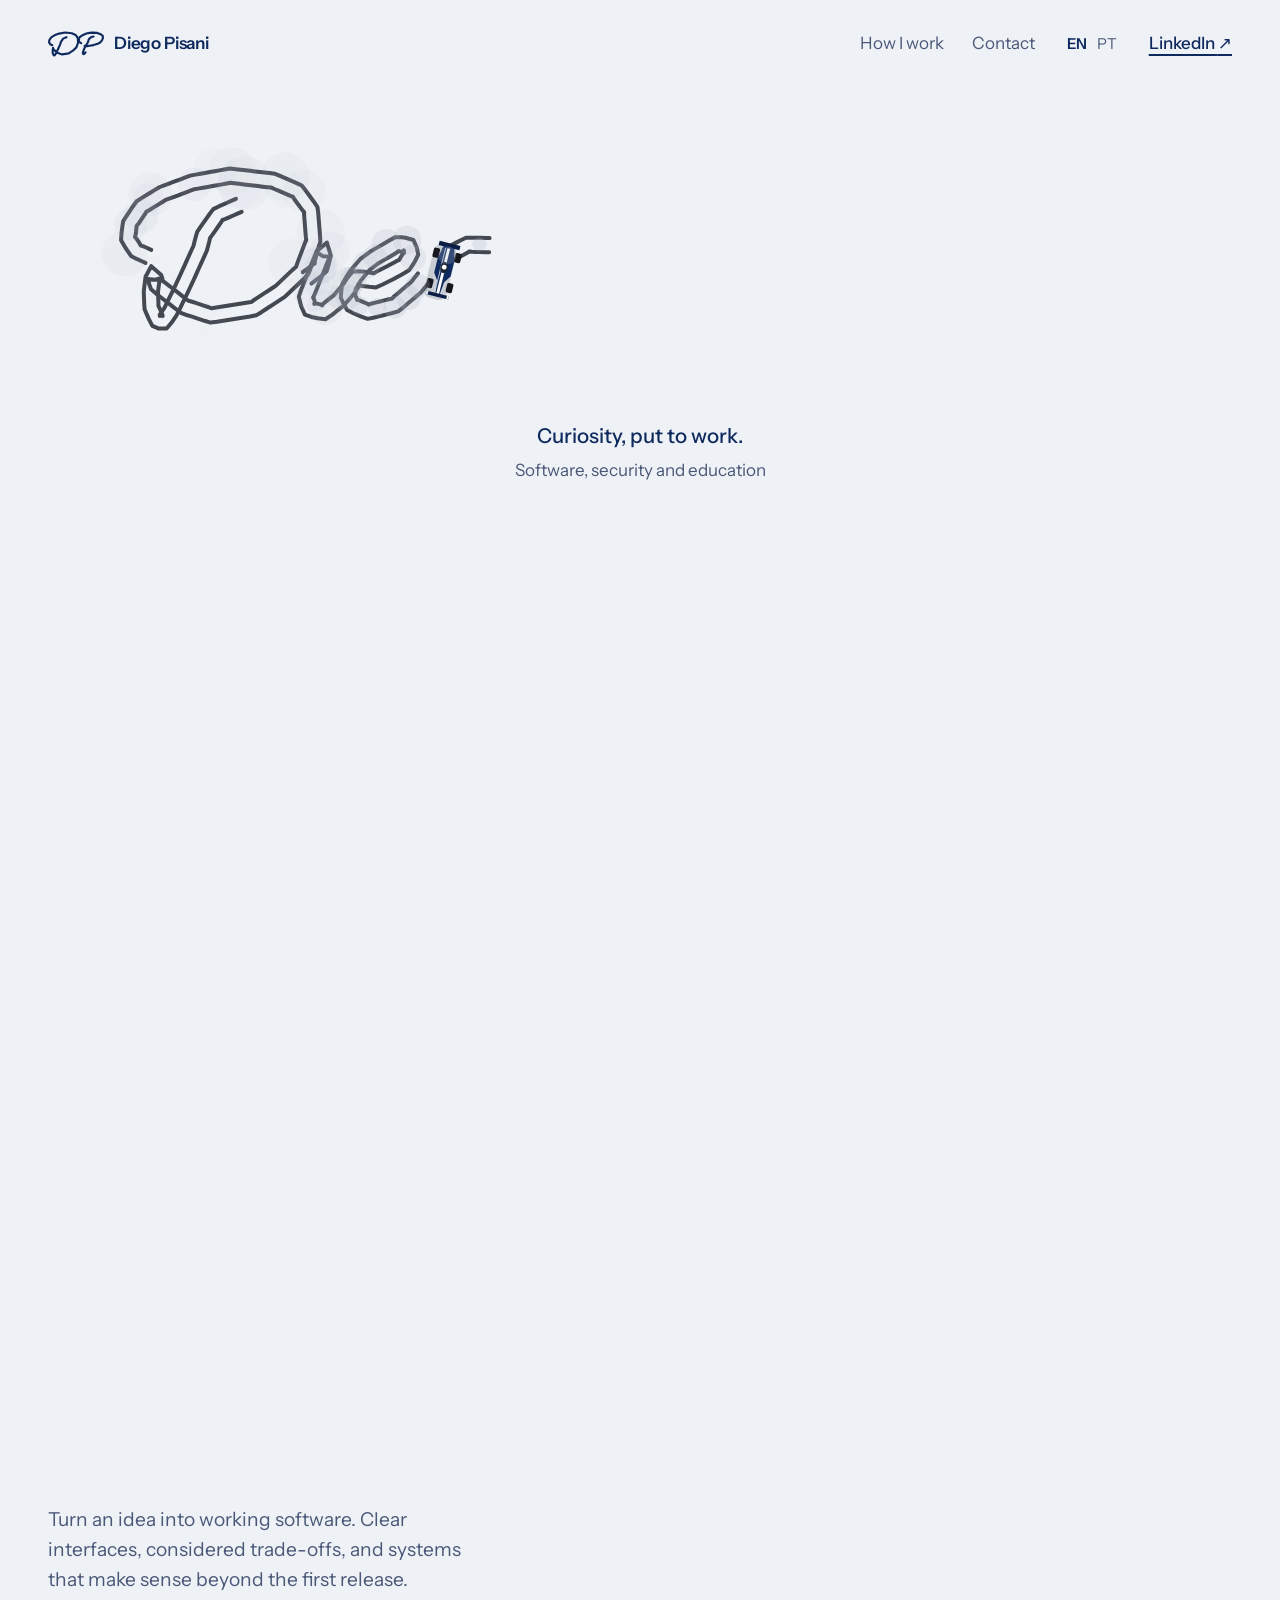
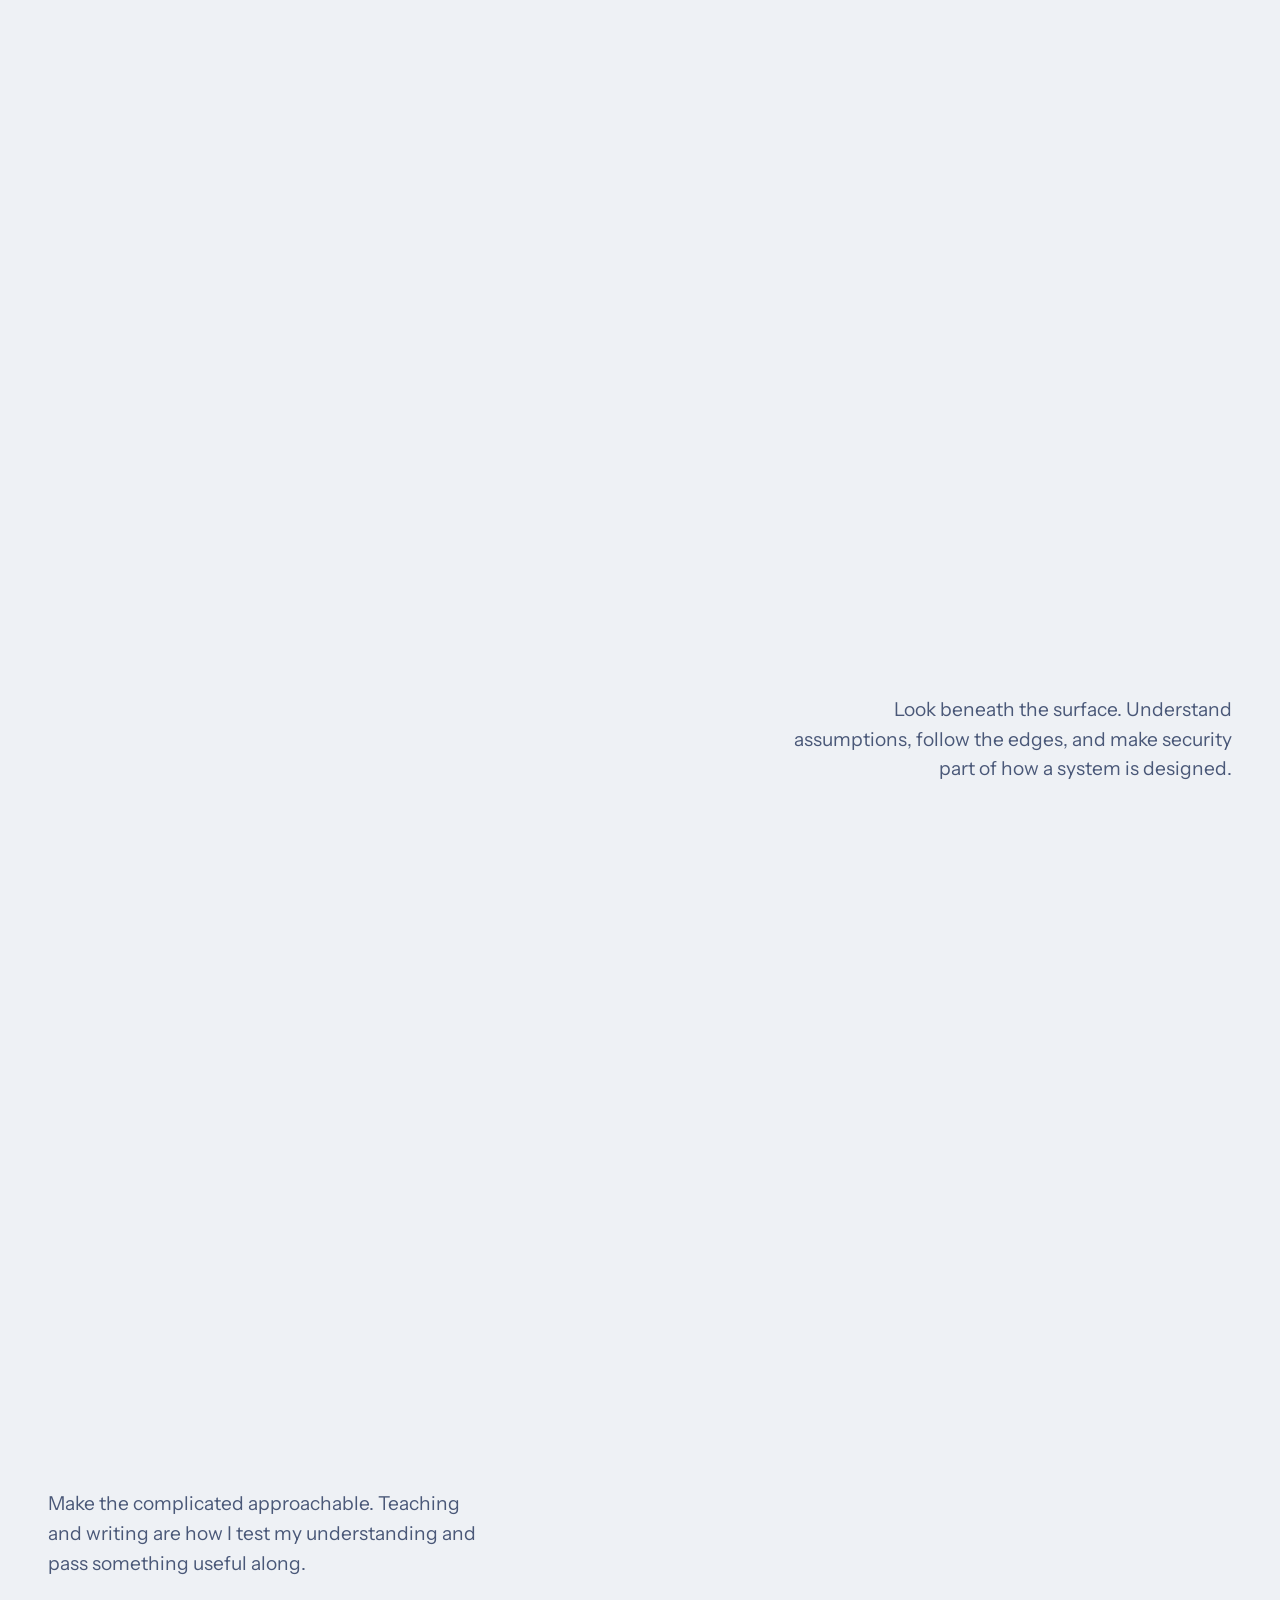
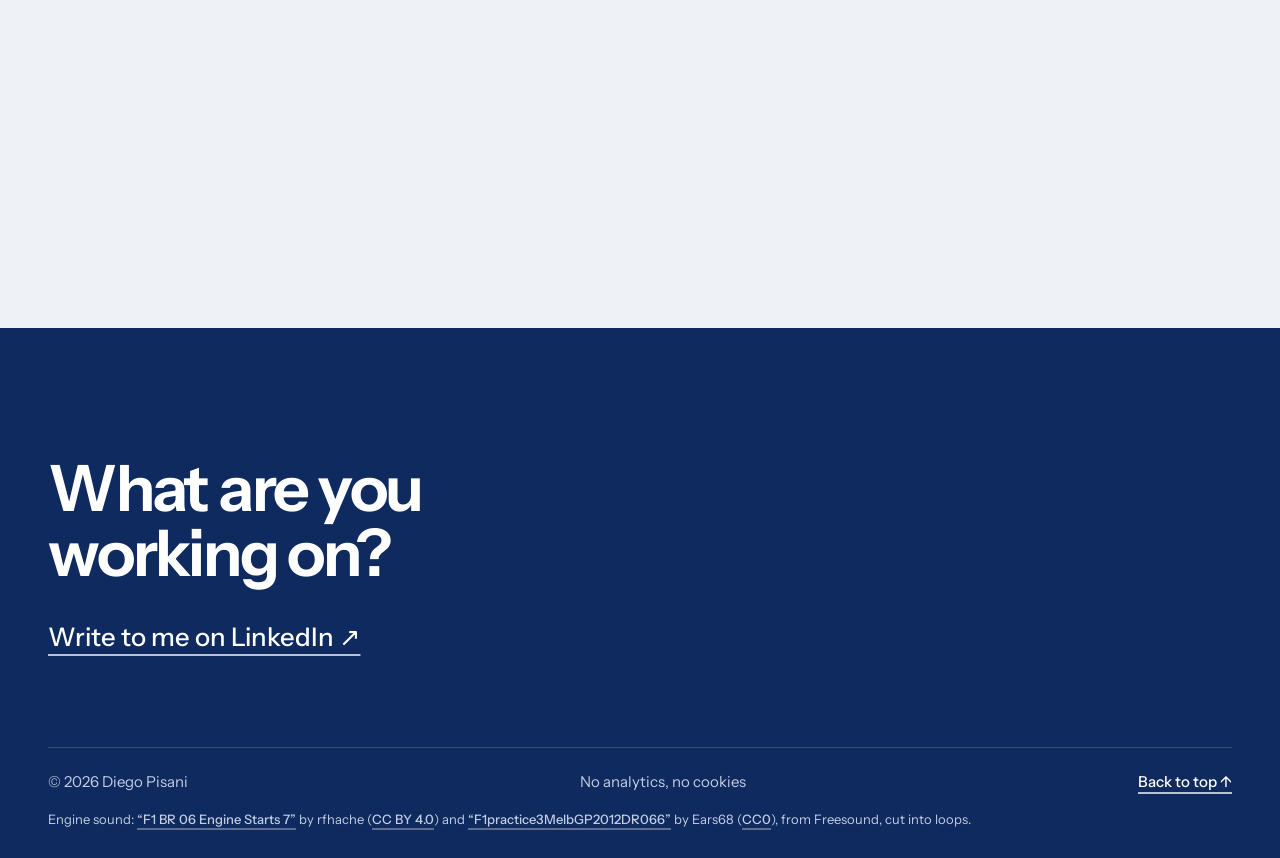
<file: index.html>
<!DOCTYPE html><html lang="en"> <head><meta charset="utf-8"><meta name="viewport" content="width=device-width, initial-scale=1"><meta name="theme-color" content="#eef1f5"><title>Diego Pisani: software, security and education</title><meta name="description" content="Diego Pisani: software, application security and education."><meta name="author" content="Diego Pisani"><link rel="canonical" href="https://diegopisani.com/"><link rel="alternate" hreflang="en" href="https://diegopisani.com/"><link rel="alternate" hreflang="pt-BR" href="https://diegopisani.com/pt/"><link rel="alternate" hreflang="x-default" href="https://diegopisani.com/"><meta property="og:type" content="website"><meta property="og:site_name" content="Diego Pisani"><meta property="og:title" content="Diego Pisani: software, security and education"><meta property="og:description" content="Diego Pisani: software, application security and education."><meta property="og:url" content="https://diegopisani.com/"><meta property="og:image" content="https://diegopisani.com/og/en.png"><meta property="og:image:type" content="image/png"><meta property="og:image:width" content="1200"><meta property="og:image:height" content="630"><meta property="og:image:alt" content="Diego Pisani: software, security and education"><meta property="og:locale" content="en_US"><meta name="twitter:card" content="summary_large_image"><link rel="icon" href="/favicon.ico" sizes="32x32"><link rel="icon" href="/favicon.svg" type="image/svg+xml"><link rel="apple-touch-icon" href="/apple-touch-icon.png"><link rel="manifest" href="/site.webmanifest"><link rel="sitemap" href="/sitemap-index.xml"><link rel="preload" as="font" type="font/woff2" href="/_astro/instrument-sans-latin-wght-normal.BbzFLZTg.woff2" crossorigin><link rel="stylesheet" href="/_astro/Page.Dk2a6CYq.css"></head> <body id="top"> <a class="skip" href="#main">Skip to content</a> <header class="masthead"> <div class="wrap masthead-inner"> <a class="brand" href="/" aria-label="Diego Pisani"><svg xmlns="http://www.w3.org/2000/svg" viewBox="-35.0 -505.1 1828.2 1828.2" class="brand-mark" aria-hidden="true" focusable="false"><g fill="none" stroke="#0f2a5f" stroke-width="70" stroke-linecap="round" stroke-linejoin="round"><path d="M 567.0 186.0 L 460.0 233.0 L 387.0 337.0 L 369.0 406.0 L 302.0 554.0 L 265.0 633.0 L 217.0 730.6 L 180.0 784.1 L 151.0 777.8 L 120.0 708.5 L 117.0 627.0 L 129.0 532.0 L 148.0 595.0 L 290.0 705.4 L 425.0 749.5 L 643.0 714.8 L 778.0 627.0 L 891.0 520.0 L 948.2 368.0 L 935.6 208.0 L 866.0 113.0 L 743.0 60.0 L 523.0 34.0 L 328.0 69.0 L 176.0 126.0 L 69.0 192.0 L 9.5 280.0 L 0.0 356.0 L 41.0 419.0 L 104.0 447.0"/><path d="M 1452.2 164.0 L 1389.2 179.0 L 1335.2 214.0 L 1294.2 261.0 L 1279.2 324.0 L 1254.2 378.0 L 1194.2 475.0 L 1146.2 567.0 L 1118.2 642.4 L 1109.2 677.0 L 1102.2 708.5 L 1118.2 740.0 L 1153.2 727.4 L 1191.2 683.3"/><path d="M 1049.2 381.0 L 989.2 346.0 L 970.2 277.0 L 992.3 195.0 L 1080.2 129.0 L 1178.2 82.0 L 1272.2 53.0 L 1398.2 38.0 L 1572.2 47.0 L 1688.2 91.0 L 1751.2 145.0 L 1758.2 217.0 L 1723.2 299.0 L 1666.2 362.0 L 1587.2 400.0 L 1452.2 444.0 L 1323.2 466.0 L 1247.2 479.0 L 1162.2 469.0"/></g></svg><span class="brand-name">Diego Pisani</span></a> <nav class="masthead-nav" aria-label="Main navigation"> <a href="/#work">How I work</a> <a href="/#contact">Contact</a> </nav> <nav class="masthead-languages" aria-label="Language"> <span aria-current="page">EN</span><a href="/pt/" hreflang="pt-BR" lang="pt-BR"> PT </a> </nav> <a class="link masthead-linkedin" href="https://www.linkedin.com/in/diegopisani/">LinkedIn <span aria-hidden="true">↗</span></a> </div> </header> <main id="main">   <canvas class="car-canvas" data-car-canvas aria-hidden="true"></canvas> <section class="hero" aria-labelledby="hero-title" style="--line-ratio: 4.533; --stack-ratio: 1.326"> <div class="wrap hero-copy"> <h1 class="hero-name" id="hero-title" data-signature>Diego <em>Pisani</em></h1> <p class="hero-statement">Curiosity, put to work.</p> <p class="hero-fields">Software, security and education</p> </div> <div class="wrap hero-hint"> <p data-hint="fine">Arrow keys or WASD to drive anywhere on the page, space to slide, R to clear the marks. Or hold the mouse button where the car should go.</p> <p data-hint="coarse">Tap Drive, then hold a finger where the car should go.</p> </div> </section> <section class="work" id="work" aria-labelledby="work-title"> <h2 class="visually-hidden" id="work-title">How I work</h2> <article class="principle principle-left"> <h3 class="principle-word" data-word="Build" style="--ratio: 2.210">Build</h3> <p class="principle-text">Turn an idea into working software. Clear interfaces, considered trade-offs, and systems that make sense beyond the first release.</p> </article><article class="principle principle-right"> <h3 class="principle-word" data-word="Question" style="--ratio: 2.916">Question</h3> <p class="principle-text">Look beneath the surface. Understand assumptions, follow the edges, and make security part of how a system is designed.</p> </article><article class="principle principle-left"> <h3 class="principle-word" data-word="Explain" style="--ratio: 2.838">Explain</h3> <p class="principle-text">Make the complicated approachable. Teaching and writing are how I test my understanding and pass something useful along.</p> </article> </section> <div class="car-dock" data-car-dock role="group" aria-label="Car controls">  <svg class="gear-gate" data-gear-gate data-gear="0" width="88" height="56" viewBox="0 0 88 56" aria-hidden="true" focusable="false"> <path class="gear-channel" d="M 14 28 H 74 M 14 28 V 19 M 34 19 V 37 M 54 19 V 37 M 74 19 V 37"></path> <text class="gear-label" data-gear-label="-1" x="14" y="12">R</text><text class="gear-label" data-gear-label="1" x="34" y="12">1</text><text class="gear-label" data-gear-label="2" x="34" y="51">2</text><text class="gear-label" data-gear-label="3" x="54" y="12">3</text><text class="gear-label" data-gear-label="4" x="54" y="51">4</text><text class="gear-label" data-gear-label="5" x="74" y="12">5</text><text class="gear-label" data-gear-label="6" x="74" y="51">6</text> <g class="gear-knob" data-gear-knob style="transform: translate(44px, 28px)"> <circle r="5"></circle> <circle class="gear-shine" cx="-1.5" cy="-1.5" r="1.5"></circle> </g> </svg> <div class="car-buttons"> <button type="button" class="car-button" data-drive aria-pressed="false">Drive</button> <button type="button" class="car-button" data-sound aria-pressed="false">Sound</button> <button type="button" class="car-button" data-clean>Clear the marks</button> </div> </div><script type="module" src="/_astro/Home.astro_astro_type_script_index_0_lang.CJ-tmkUU.js"></script>  </main>  <footer class="site-footer" id="contact" aria-labelledby="contact-title"> <div class="wrap"> <h2 class="contact-title" id="contact-title">What are you working on?</h2> <a class="contact-link" href="https://www.linkedin.com/in/diegopisani/">Write to me on LinkedIn <span aria-hidden="true">↗</span></a> </div> <div class="wrap footer-meta"> <span>© 2026 Diego Pisani</span> <span>No analytics, no cookies</span> <a class="link" href="#top">Back to top <span aria-hidden="true">↑</span></a> </div> <p class="wrap footer-credit"> Engine sound:  <a class="link" href="https://freesound.org/people/rfhache/sounds/44768/">“F1 BR 06 Engine Starts 7”</a> by rfhache (<a class="link" href="https://creativecommons.org/licenses/by/4.0/">CC BY 4.0</a>) and <a class="link" href="https://freesound.org/people/Ears68/sounds/150337/">“F1practice3MelbGP2012DR066”</a> by Ears68 (<a class="link" href="https://creativecommons.org/publicdomain/zero/1.0/">CC0</a>), from Freesound, cut into loops. </p> </footer> </body> </html>
</file>
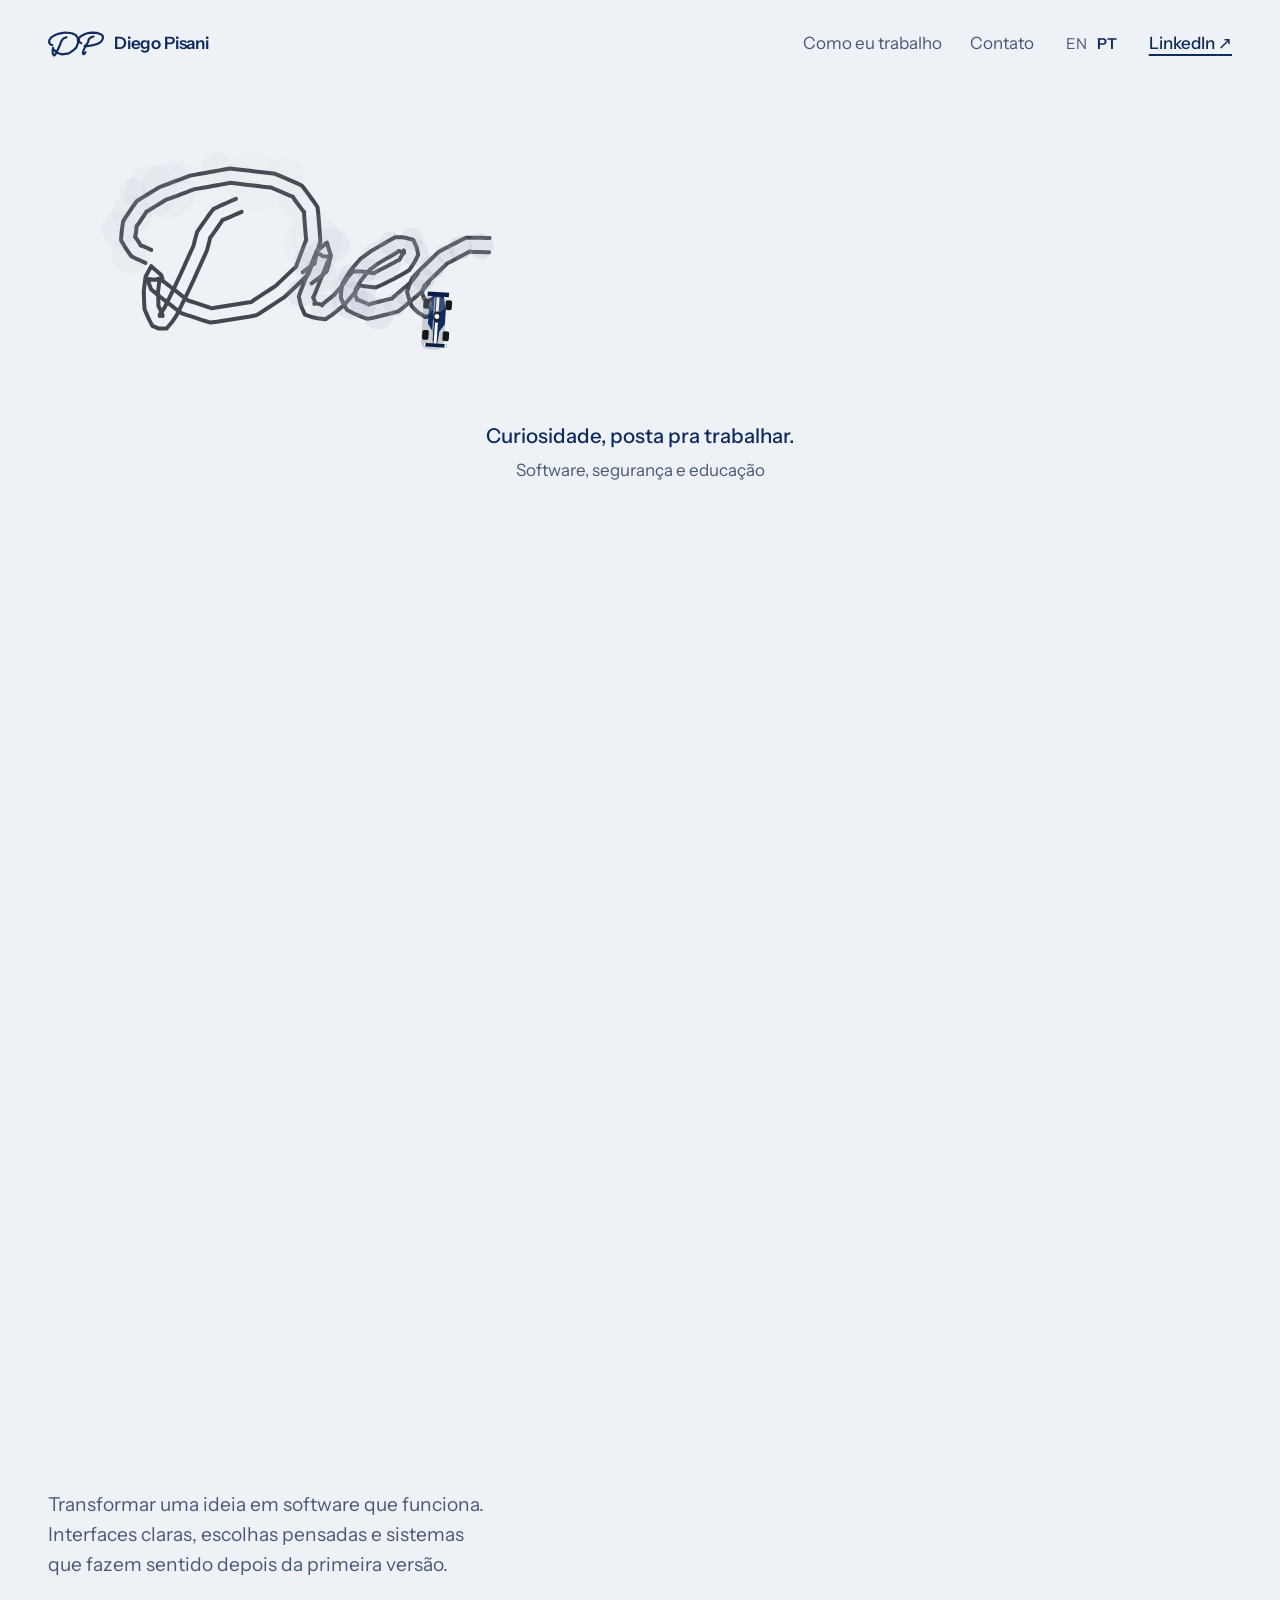
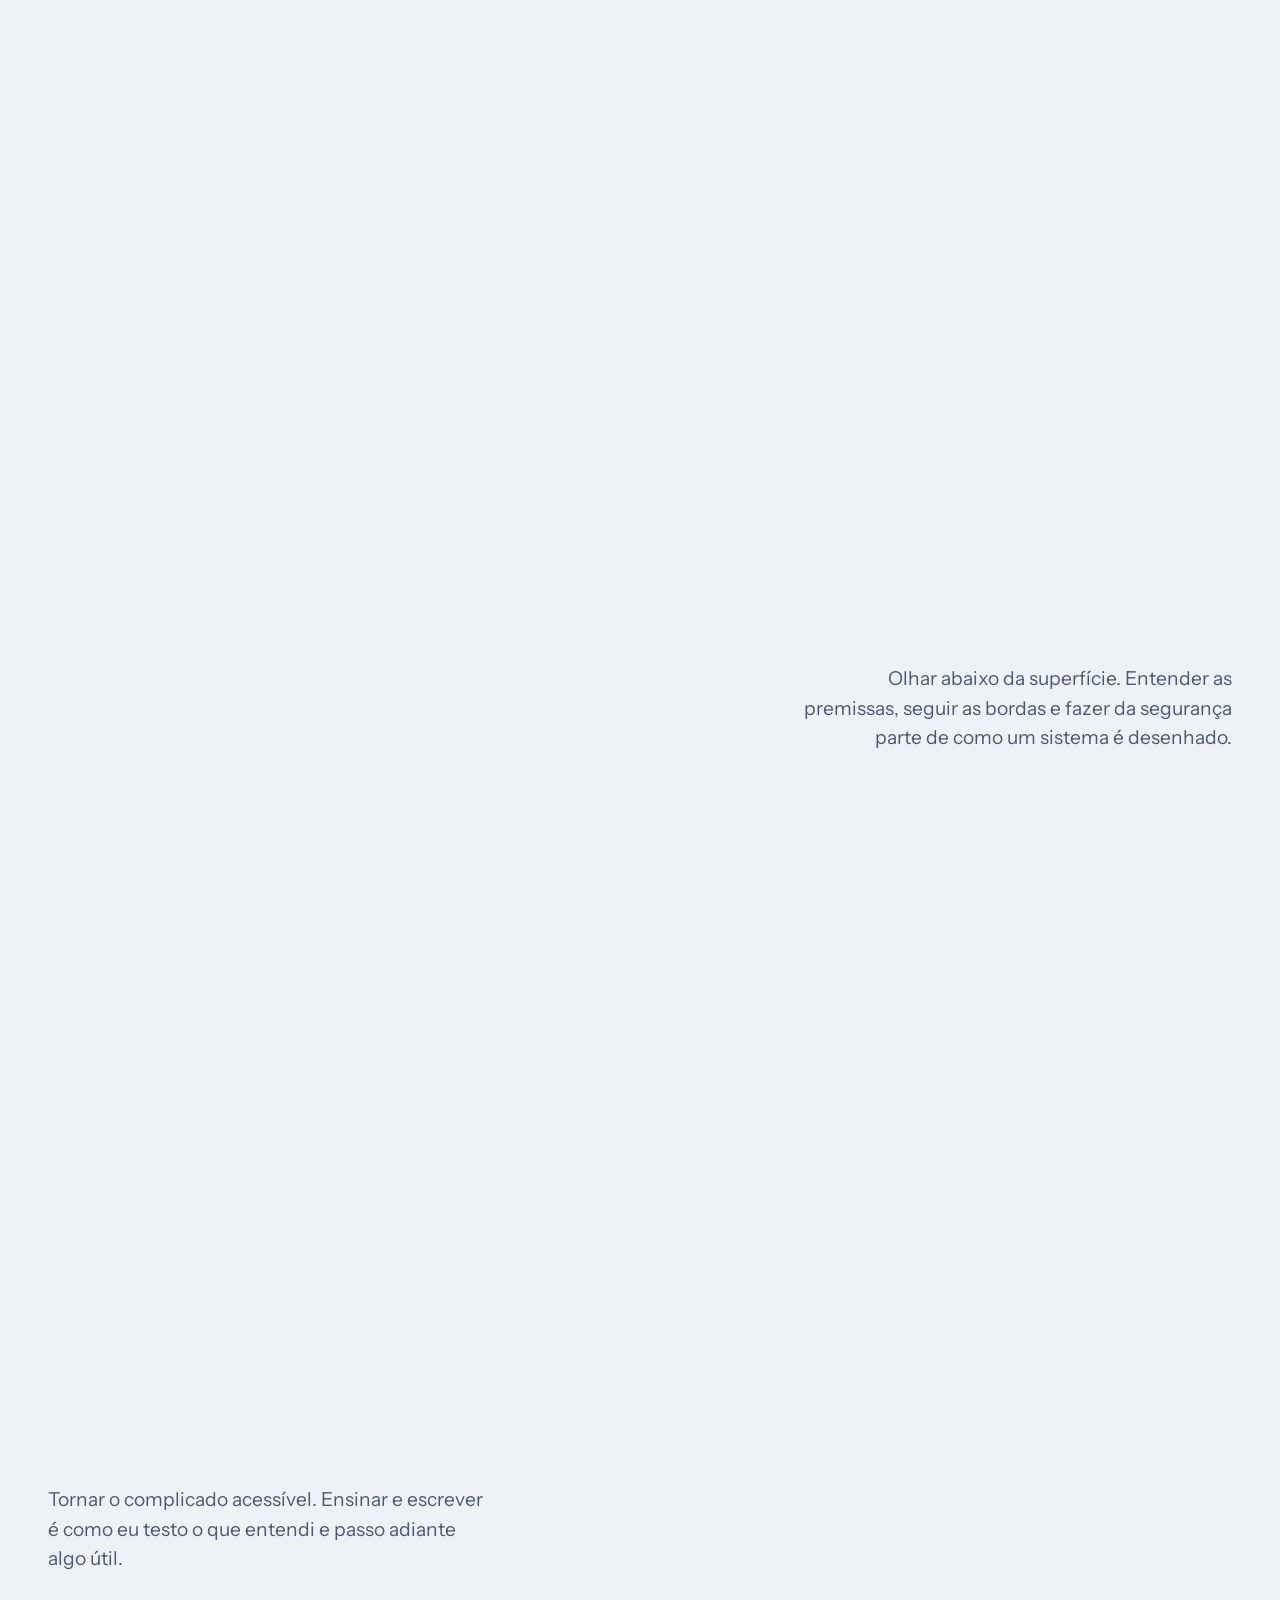
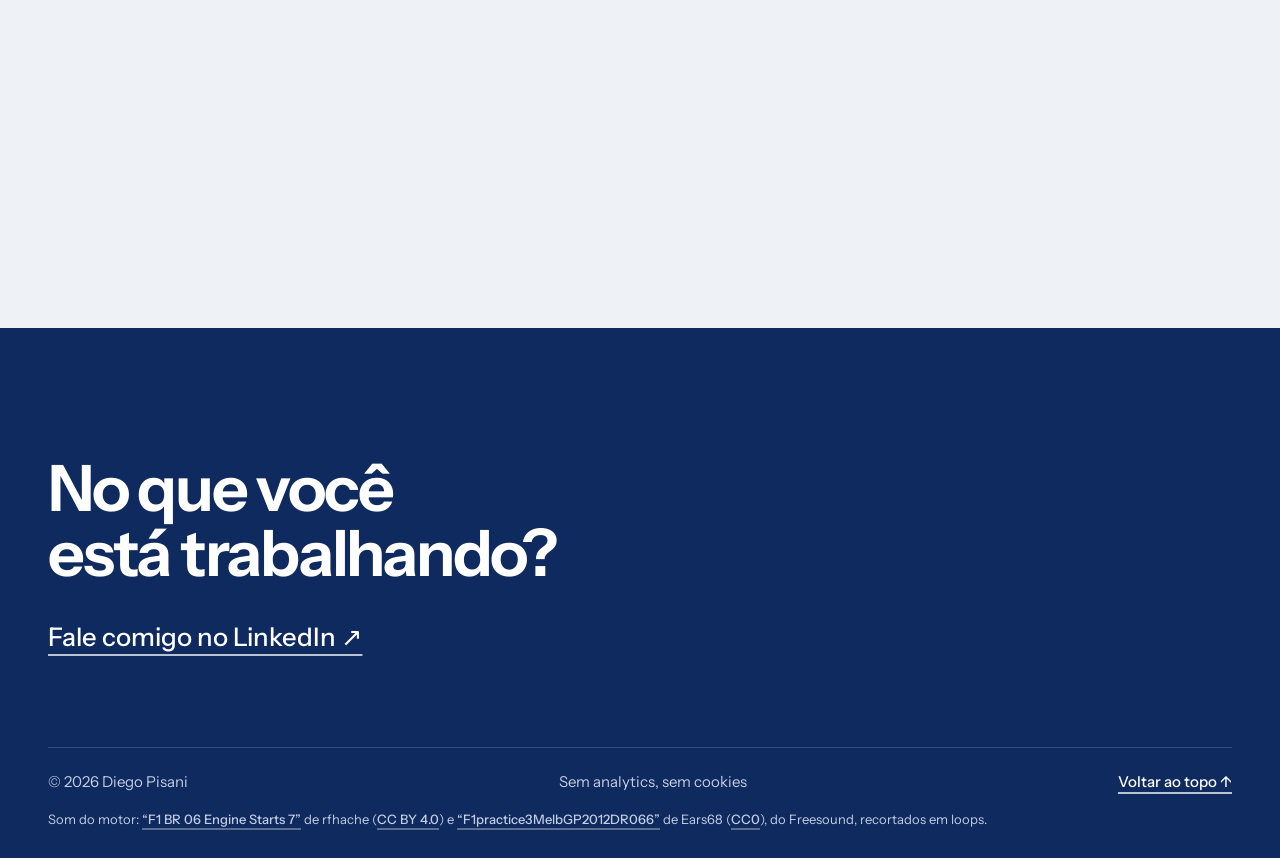
<file: pt/index.html>
<!DOCTYPE html><html lang="pt-BR"> <head><meta charset="utf-8"><meta name="viewport" content="width=device-width, initial-scale=1"><meta name="theme-color" content="#eef1f5"><title>Diego Pisani: software, segurança e educação</title><meta name="description" content="Diego Pisani: software, segurança de aplicações e educação."><meta name="author" content="Diego Pisani"><link rel="canonical" href="https://diegopisani.com/pt/"><link rel="alternate" hreflang="en" href="https://diegopisani.com/"><link rel="alternate" hreflang="pt-BR" href="https://diegopisani.com/pt/"><link rel="alternate" hreflang="x-default" href="https://diegopisani.com/"><meta property="og:type" content="website"><meta property="og:site_name" content="Diego Pisani"><meta property="og:title" content="Diego Pisani: software, segurança e educação"><meta property="og:description" content="Diego Pisani: software, segurança de aplicações e educação."><meta property="og:url" content="https://diegopisani.com/pt/"><meta property="og:image" content="https://diegopisani.com/og/pt.png"><meta property="og:image:type" content="image/png"><meta property="og:image:width" content="1200"><meta property="og:image:height" content="630"><meta property="og:image:alt" content="Diego Pisani: software, segurança e educação"><meta property="og:locale" content="pt_BR"><meta name="twitter:card" content="summary_large_image"><link rel="icon" href="/favicon.ico" sizes="32x32"><link rel="icon" href="/favicon.svg" type="image/svg+xml"><link rel="apple-touch-icon" href="/apple-touch-icon.png"><link rel="manifest" href="/site.webmanifest"><link rel="sitemap" href="/sitemap-index.xml"><link rel="preload" as="font" type="font/woff2" href="/_astro/instrument-sans-latin-wght-normal.BbzFLZTg.woff2" crossorigin><link rel="stylesheet" href="/_astro/Page.Dk2a6CYq.css"></head> <body id="top"> <a class="skip" href="#main">Pular para o conteúdo</a> <header class="masthead"> <div class="wrap masthead-inner"> <a class="brand" href="/pt/" aria-label="Diego Pisani"><svg xmlns="http://www.w3.org/2000/svg" viewBox="-35.0 -505.1 1828.2 1828.2" class="brand-mark" aria-hidden="true" focusable="false"><g fill="none" stroke="#0f2a5f" stroke-width="70" stroke-linecap="round" stroke-linejoin="round"><path d="M 567.0 186.0 L 460.0 233.0 L 387.0 337.0 L 369.0 406.0 L 302.0 554.0 L 265.0 633.0 L 217.0 730.6 L 180.0 784.1 L 151.0 777.8 L 120.0 708.5 L 117.0 627.0 L 129.0 532.0 L 148.0 595.0 L 290.0 705.4 L 425.0 749.5 L 643.0 714.8 L 778.0 627.0 L 891.0 520.0 L 948.2 368.0 L 935.6 208.0 L 866.0 113.0 L 743.0 60.0 L 523.0 34.0 L 328.0 69.0 L 176.0 126.0 L 69.0 192.0 L 9.5 280.0 L 0.0 356.0 L 41.0 419.0 L 104.0 447.0"/><path d="M 1452.2 164.0 L 1389.2 179.0 L 1335.2 214.0 L 1294.2 261.0 L 1279.2 324.0 L 1254.2 378.0 L 1194.2 475.0 L 1146.2 567.0 L 1118.2 642.4 L 1109.2 677.0 L 1102.2 708.5 L 1118.2 740.0 L 1153.2 727.4 L 1191.2 683.3"/><path d="M 1049.2 381.0 L 989.2 346.0 L 970.2 277.0 L 992.3 195.0 L 1080.2 129.0 L 1178.2 82.0 L 1272.2 53.0 L 1398.2 38.0 L 1572.2 47.0 L 1688.2 91.0 L 1751.2 145.0 L 1758.2 217.0 L 1723.2 299.0 L 1666.2 362.0 L 1587.2 400.0 L 1452.2 444.0 L 1323.2 466.0 L 1247.2 479.0 L 1162.2 469.0"/></g></svg><span class="brand-name">Diego Pisani</span></a> <nav class="masthead-nav" aria-label="Navegação principal"> <a href="/pt/#work">Como eu trabalho</a> <a href="/pt/#contact">Contato</a> </nav> <nav class="masthead-languages" aria-label="Idioma"> <a href="/" hreflang="en" lang="en"> EN </a><span aria-current="page">PT</span> </nav> <a class="link masthead-linkedin" href="https://www.linkedin.com/in/diegopisani/">LinkedIn <span aria-hidden="true">↗</span></a> </div> </header> <main id="main">   <canvas class="car-canvas" data-car-canvas aria-hidden="true"></canvas> <section class="hero" aria-labelledby="hero-title" style="--line-ratio: 4.533; --stack-ratio: 1.326"> <div class="wrap hero-copy"> <h1 class="hero-name" id="hero-title" data-signature>Diego <em>Pisani</em></h1> <p class="hero-statement">Curiosidade, posta pra trabalhar.</p> <p class="hero-fields">Software, segurança e educação</p> </div> <div class="wrap hero-hint"> <p data-hint="fine">Setas ou WASD para dirigir pela página inteira, espaço para derrapar, R para limpar as marcas. Ou segure o botão do mouse onde o carro deve ir.</p> <p data-hint="coarse">Toque em Dirigir e segure o dedo onde o carro deve ir.</p> </div> </section> <section class="work" id="work" aria-labelledby="work-title"> <h2 class="visually-hidden" id="work-title">Como eu trabalho</h2> <article class="principle principle-left"> <h3 class="principle-word" data-word="Construir" style="--ratio: 3.192">Construir</h3> <p class="principle-text">Transformar uma ideia em software que funciona. Interfaces claras, escolhas pensadas e sistemas que fazem sentido depois da primeira versão.</p> </article><article class="principle principle-right"> <h3 class="principle-word" data-word="Questionar" style="--ratio: 3.690">Questionar</h3> <p class="principle-text">Olhar abaixo da superfície. Entender as premissas, seguir as bordas e fazer da segurança parte de como um sistema é desenhado.</p> </article><article class="principle principle-left"> <h3 class="principle-word" data-word="Explicar" style="--ratio: 2.955">Explicar</h3> <p class="principle-text">Tornar o complicado acessível. Ensinar e escrever é como eu testo o que entendi e passo adiante algo útil.</p> </article> </section> <div class="car-dock" data-car-dock role="group" aria-label="Controles do carro">  <svg class="gear-gate" data-gear-gate data-gear="0" width="88" height="56" viewBox="0 0 88 56" aria-hidden="true" focusable="false"> <path class="gear-channel" d="M 14 28 H 74 M 14 28 V 19 M 34 19 V 37 M 54 19 V 37 M 74 19 V 37"></path> <text class="gear-label" data-gear-label="-1" x="14" y="12">R</text><text class="gear-label" data-gear-label="1" x="34" y="12">1</text><text class="gear-label" data-gear-label="2" x="34" y="51">2</text><text class="gear-label" data-gear-label="3" x="54" y="12">3</text><text class="gear-label" data-gear-label="4" x="54" y="51">4</text><text class="gear-label" data-gear-label="5" x="74" y="12">5</text><text class="gear-label" data-gear-label="6" x="74" y="51">6</text> <g class="gear-knob" data-gear-knob style="transform: translate(44px, 28px)"> <circle r="5"></circle> <circle class="gear-shine" cx="-1.5" cy="-1.5" r="1.5"></circle> </g> </svg> <div class="car-buttons"> <button type="button" class="car-button" data-drive aria-pressed="false">Dirigir</button> <button type="button" class="car-button" data-sound aria-pressed="false">Som</button> <button type="button" class="car-button" data-clean>Limpar as marcas</button> </div> </div><script type="module" src="/_astro/Home.astro_astro_type_script_index_0_lang.CJ-tmkUU.js"></script>  </main>  <footer class="site-footer" id="contact" aria-labelledby="contact-title"> <div class="wrap"> <h2 class="contact-title" id="contact-title">No que você está trabalhando?</h2> <a class="contact-link" href="https://www.linkedin.com/in/diegopisani/">Fale comigo no LinkedIn <span aria-hidden="true">↗</span></a> </div> <div class="wrap footer-meta"> <span>© 2026 Diego Pisani</span> <span>Sem analytics, sem cookies</span> <a class="link" href="#top">Voltar ao topo <span aria-hidden="true">↑</span></a> </div> <p class="wrap footer-credit"> Som do motor:  <a class="link" href="https://freesound.org/people/rfhache/sounds/44768/">“F1 BR 06 Engine Starts 7”</a> de rfhache (<a class="link" href="https://creativecommons.org/licenses/by/4.0/">CC BY 4.0</a>) e <a class="link" href="https://freesound.org/people/Ears68/sounds/150337/">“F1practice3MelbGP2012DR066”</a> de Ears68 (<a class="link" href="https://creativecommons.org/publicdomain/zero/1.0/">CC0</a>), do Freesound, recortados em loops. </p> </footer> </body> </html>
</file>
<file: _astro/Page.Dk2a6CYq.css>
@font-face{font-family:Instrument Sans Variable;font-style:normal;font-display:swap;font-weight:400 700;src:url(/_astro/instrument-sans-latin-ext-wght-normal.B5bTHO_g.woff2)format("woff2-variations");unicode-range:U+100-2BA,U+2BD-2C5,U+2C7-2CC,U+2CE-2D7,U+2DD-2FF,U+304,U+308,U+329,U+1D00-1DBF,U+1E00-1E9F,U+1EF2-1EFF,U+2020,U+20A0-20AB,U+20AD-20C0,U+2113,U+2C60-2C7F,U+A720-A7FF}@font-face{font-family:Instrument Sans Variable;font-style:normal;font-display:swap;font-weight:400 700;src:url(/_astro/instrument-sans-latin-wght-normal.BbzFLZTg.woff2)format("woff2-variations");unicode-range:U+??,U+131,U+152-153,U+2BB-2BC,U+2C6,U+2DA,U+2DC,U+304,U+308,U+329,U+2000-206F,U+20AC,U+2122,U+2191,U+2193,U+2212,U+2215,U+FEFF,U+FFFD}@font-face{font-family:Instrument Sans Variable;font-style:italic;font-display:swap;font-weight:400 700;src:url(/_astro/instrument-sans-latin-ext-wght-italic.CTF9u33F.woff2)format("woff2-variations");unicode-range:U+100-2BA,U+2BD-2C5,U+2C7-2CC,U+2CE-2D7,U+2DD-2FF,U+304,U+308,U+329,U+1D00-1DBF,U+1E00-1E9F,U+1EF2-1EFF,U+2020,U+20A0-20AB,U+20AD-20C0,U+2113,U+2C60-2C7F,U+A720-A7FF}@font-face{font-family:Instrument Sans Variable;font-style:italic;font-display:swap;font-weight:400 700;src:url(/_astro/instrument-sans-latin-wght-italic.BlcgWI5J.woff2)format("woff2-variations");unicode-range:U+??,U+131,U+152-153,U+2BB-2BC,U+2C6,U+2DA,U+2DC,U+304,U+308,U+329,U+2000-206F,U+20AC,U+2122,U+2191,U+2193,U+2212,U+2215,U+FEFF,U+FFFD}:root{--navy:#0f2a5f;--slate:#4a5878;--silver:#b9c3d3;--line:#d3dae6;--white:#fff;--on-navy:#c3cee3;--ground:#eef1f5;--sans:"Instrument Sans Variable", system-ui, sans-serif;--gutter:clamp(20px, 4vw, 48px);--masthead:88px;color-scheme:light}*,:before,:after{box-sizing:border-box}*{margin:0}html{scroll-behavior:smooth;-webkit-text-size-adjust:100%}body{background:var(--ground);color:var(--navy);font:400 17px/1.6 var(--sans);-webkit-font-smoothing:antialiased}a{color:inherit;text-decoration:none}:focus-visible{outline-offset:4px;outline:2px solid}::selection{background:var(--navy);color:var(--white)}h1,h2,h3{text-wrap:balance}p{text-wrap:pretty}.visually-hidden{clip-path:inset(50%);white-space:nowrap;width:1px;height:1px;position:absolute;overflow:hidden}.wrap{width:min(100% - 2 * var(--gutter), 1240px);margin-inline:auto}.skip{z-index:10;background:var(--navy);color:var(--white);padding:10px 18px;font-weight:600;position:absolute;top:-100px;left:12px}.skip:focus{top:12px}.link{text-underline-offset:.3em;font-weight:500;text-decoration:underline 1.5px;transition:text-decoration-thickness .16s,text-underline-offset .16s}.link:hover{text-underline-offset:.2em;text-decoration-thickness:3px}.masthead{z-index:3;position:absolute;inset:0 0 auto}.masthead-inner{min-height:var(--masthead);align-items:center;gap:32px;display:flex}.brand{letter-spacing:-.01em;align-items:center;gap:10px;margin-right:auto;font-size:17px;font-weight:600;display:inline-flex}.brand-mark{flex:none;width:56px;height:56px}.masthead-nav{color:var(--slate);gap:28px;display:flex}.masthead-languages{color:var(--slate);gap:10px;font-size:15px;display:flex}.masthead-nav a:hover,.masthead-languages a:hover{color:var(--navy);text-underline-offset:.3em;text-decoration:underline 1.5px}.masthead-languages [aria-current]{color:var(--navy);font-weight:600}.car-canvas{z-index:1;pointer-events:none;width:100%;height:100%;position:fixed;inset:0}.is-driving,.is-driving body{touch-action:none}.car-dock{right:var(--gutter);bottom:max(16px, env(safe-area-inset-bottom));z-index:4;align-items:center;gap:12px;transition:opacity .3s,visibility .3s;display:flex;position:fixed}.car-buttons{flex-wrap:wrap;justify-content:flex-end;gap:8px;display:flex}.car-dock.is-tucked{visibility:hidden;opacity:0}.car-button{border:1.5px solid var(--navy);background:var(--white);min-height:36px;color:var(--navy);font:500 14px/1 var(--sans);cursor:pointer;border-radius:8px;padding:0 14px}.car-button:hover{background:var(--line)}.car-button[aria-pressed=true]{background:var(--navy);color:var(--white)}.gear-gate{background:var(--white);outline:1.5px solid var(--navy);outline-offset:-1.5px;border-radius:8px;flex:none;width:88px;height:56px}.gear-channel{fill:none;stroke:var(--silver);stroke-width:6px;stroke-linecap:round}.gear-label{fill:var(--slate);font:600 10px var(--sans);text-anchor:middle}.gear-label.is-current{fill:var(--navy);font-weight:750}.gear-knob{fill:var(--navy)}.gear-shine{fill:var(--white);opacity:.75}html:not(.car-live) .car-dock,html:not(.car-live) .hero-hint{display:none}[data-car=intro] .car-dock,[data-car=intro] .hero-hint{visibility:hidden;opacity:0}[data-pointer=fine] [data-hint=coarse],[data-pointer=coarse] [data-hint=fine],[data-pointer=fine] [data-drive]{display:none}.hero{min-height:max(640px,100svh);position:relative}.hero-copy{z-index:2;padding-top:calc(var(--masthead) + clamp(40px, 9vh, 120px));text-align:center;pointer-events:none;flex-direction:column;align-items:center;display:flex;position:relative}.hero-name{letter-spacing:-.035em;font-size:clamp(48px,7vw,104px);font-weight:650;line-height:.95}.car-live .hero-name{width:min(80vw,1180px);aspect-ratio:var(--line-ratio);color:#0000;overflow:hidden}.hero-statement{margin-top:clamp(20px,3vh,36px);font-size:clamp(19px,1.6vw,23px);font-weight:500;line-height:1.4}.hero-fields{color:var(--slate);margin-top:6px}.hero-hint{z-index:2;color:var(--slate);font-size:14px;line-height:1.5;transition:opacity .4s,visibility .4s;position:absolute;bottom:clamp(24px,4vh,40px);left:0;right:0}.hero-hint p{max-width:52ch}.work{padding-block:clamp(64px,10vh,140px) clamp(120px,18vh,220px);position:relative}.principle{z-index:2;width:min(100% - 2 * var(--gutter), 1240px);flex-direction:column;justify-content:center;min-height:88vh;margin-inline:auto;display:flex;position:relative}.principle-left{align-items:flex-start}.principle-right{text-align:right;align-items:flex-end}.principle-word{width:min(100%, 860px, calc(var(--ratio) * 300px));aspect-ratio:var(--ratio);letter-spacing:-.03em;font-size:clamp(56px,9vw,140px);font-weight:650;line-height:1;overflow:hidden}.car-live .principle-word{color:#0000}.principle-text{max-width:34ch;color:var(--slate);margin-top:28px;font-size:clamp(18px,1.5vw,21px);line-height:1.55}.site-footer{z-index:2;background:var(--navy);color:var(--white);padding-block:clamp(72px,10vw,140px) 28px;position:relative}.contact-title{letter-spacing:-.035em;max-width:14ch;font-size:clamp(40px,5vw,76px);font-weight:650;line-height:1.02}.contact-link{text-decoration:underline;text-decoration-color:var(--silver);text-underline-offset:.3em;margin-top:30px;font-size:clamp(20px,2vw,26px);font-weight:500;text-decoration-thickness:2px;transition:text-decoration-color .16s;display:inline-block}.contact-link:hover{text-decoration-color:var(--white)}.footer-meta{color:var(--on-navy);border-top:1px solid #ffffff29;flex-wrap:wrap;justify-content:space-between;gap:12px 24px;margin-top:clamp(56px,7vw,96px);padding-top:22px;font-size:15px;display:flex}.footer-meta .link{color:var(--white);text-decoration-color:var(--silver)}.footer-credit{color:var(--on-navy);margin-top:16px;font-size:13px;line-height:1.5}.footer-credit .link{color:inherit;white-space:nowrap;text-decoration-color:#ffffff52}.missing{padding-block:calc(var(--masthead) + clamp(40px, 8vh, 96px)) clamp(64px, 10vh, 120px)}.missing-inner{grid-template-columns:minmax(0,5fr) minmax(0,7fr);align-items:center;gap:clamp(24px,4vw,64px);display:grid}.missing-code{color:var(--slate);letter-spacing:.04em;font-size:15px;font-weight:600}.missing-title{letter-spacing:-.035em;margin-top:12px;font-size:clamp(40px,5vw,72px);font-weight:650;line-height:1.02}.missing-text{color:var(--slate);margin-top:14px;font-size:18px}.missing-links{flex-wrap:wrap;gap:12px 28px;margin-top:28px;display:flex}.missing-scene svg{width:100%;height:auto;display:block}@media (prefers-reduced-motion:reduce){html{scroll-behavior:auto}.link,.contact-link,.car-dock,.hero-hint{transition:none}}@media (width<=960px){.principle{min-height:0;padding-block:14vh}.principle-word{width:min(100%, calc(var(--ratio) * 200px))}.missing-inner{grid-template-columns:minmax(0,1fr)}}@media (width<=640px){:root{--masthead:72px}.masthead-inner{gap:18px}.brand-mark{width:46px;height:46px}.brand-name,.masthead-nav,.masthead-linkedin{display:none}.car-live .hero-name{width:min(86vw,520px);aspect-ratio:var(--stack-ratio)}.car-dock{flex-direction:column;align-items:flex-end;gap:8px}.hero-hint{bottom:calc(clamp(24px,4vh,40px) + 110px)}.principle-right{text-align:left;align-items:flex-start}}
</file>
